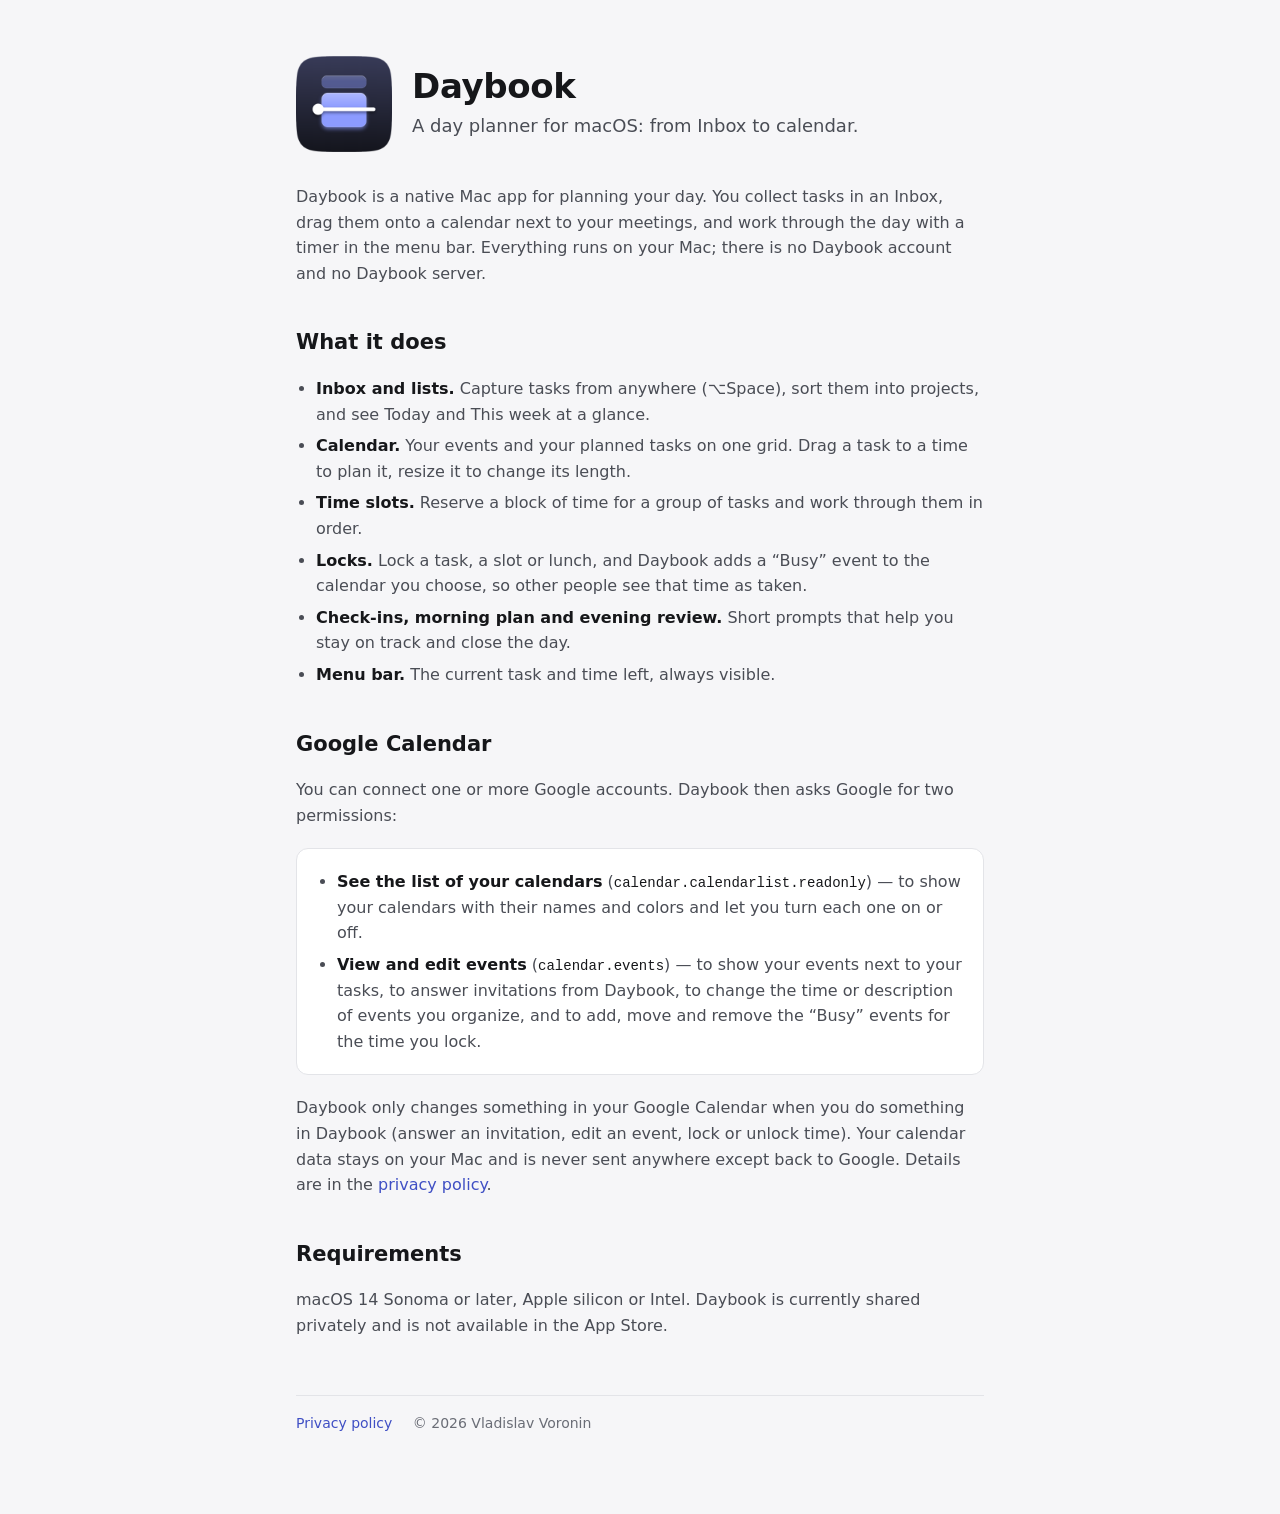
<file: index.html>
<!doctype html>
<html lang="en">
<head>
<meta charset="utf-8">
<meta name="viewport" content="width=device-width, initial-scale=1">
<title>Daybook</title>
<meta http-equiv="refresh" content="0; url=daybook/">
<link rel="canonical" href="https://vrnvorona.github.io/daybook/">
</head>
<body>
<p><a href="daybook/">Daybook</a></p>
</body>
</html>
</file>
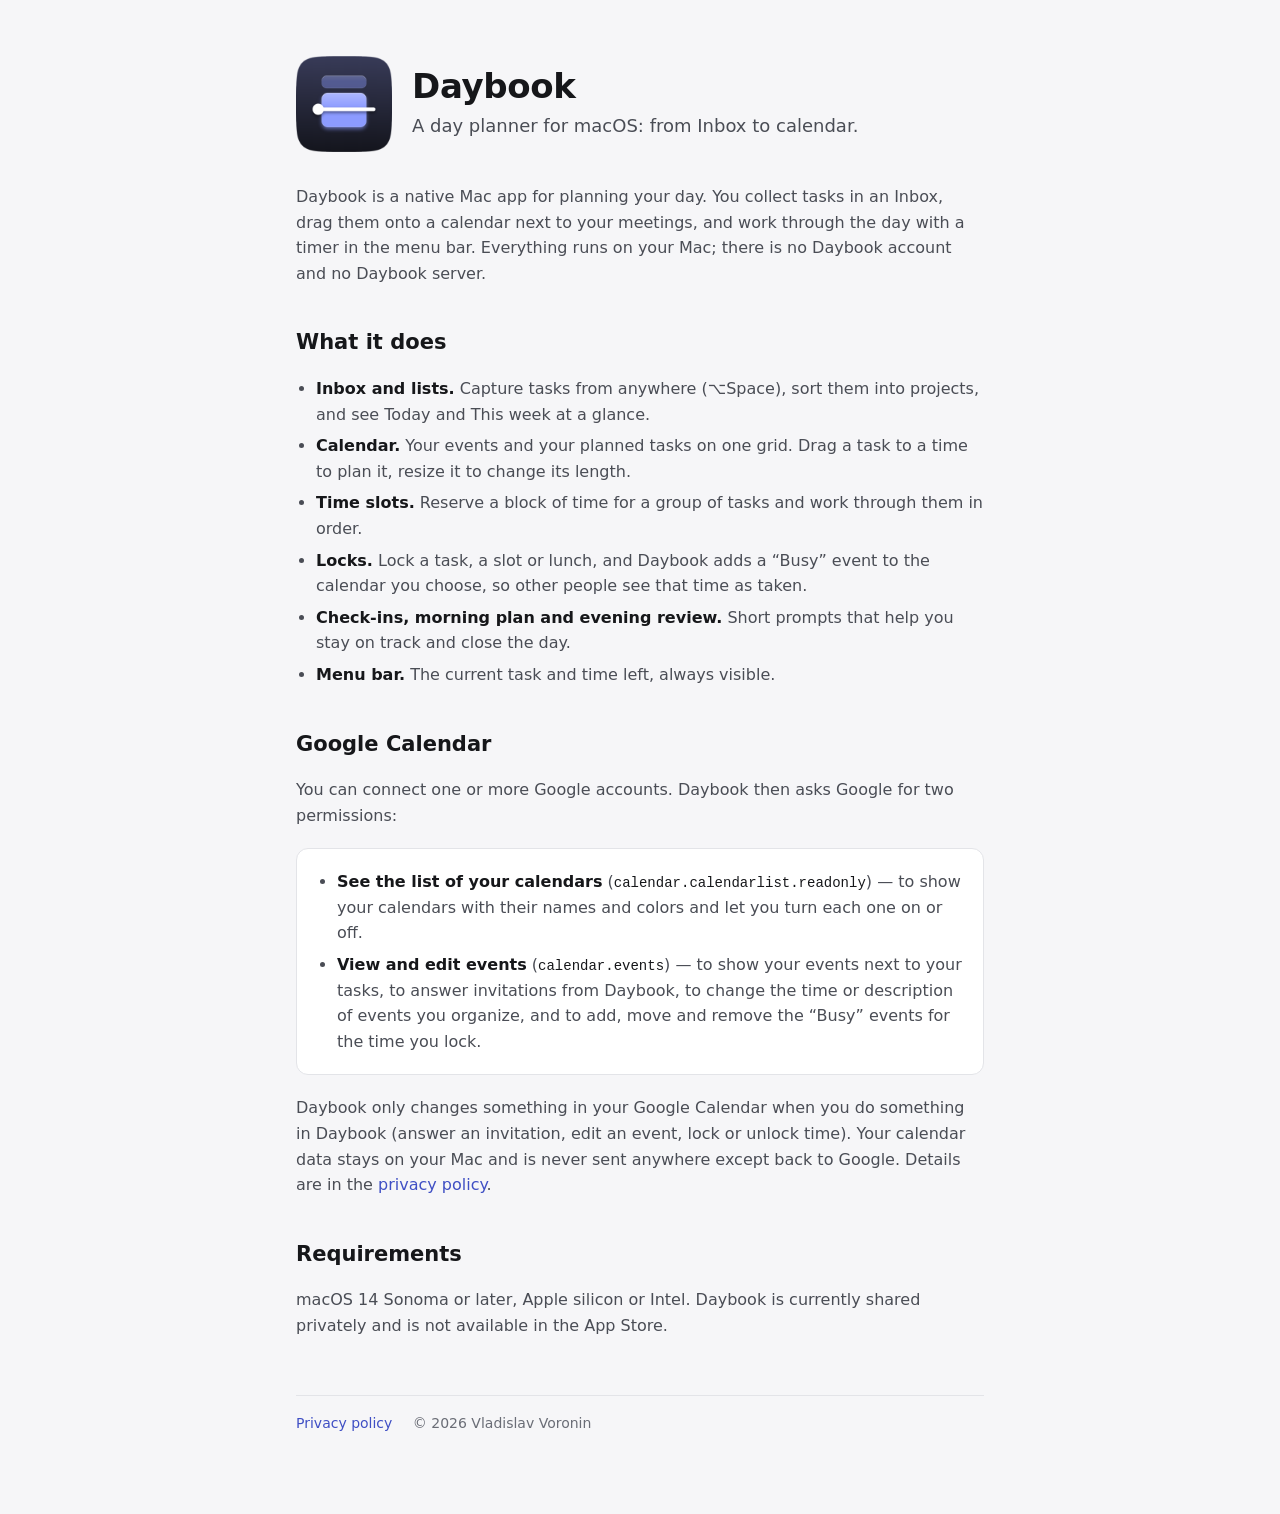
<file: daybook/index.html>
<!doctype html>
<html lang="en">
<head>
<meta charset="utf-8">
<meta name="viewport" content="width=device-width, initial-scale=1">
<title>Daybook — a day planner for macOS</title>
<meta name="description" content="Daybook is a native macOS day planner: an Inbox for tasks, a calendar to place them in, time slots, and gentle check-ins. It works with Google Calendar and macOS Calendar.">
<link rel="icon" type="image/png" href="favicon.png">
<link rel="stylesheet" href="style.css">
</head>
<body>
<main>
<header class="hero">
  <img src="icon.png" alt="Daybook app icon" width="96" height="96">
  <div>
    <h1>Daybook</h1>
    <p class="lead">A day planner for macOS: from Inbox to calendar.</p>
  </div>
</header>

<p>Daybook is a native Mac app for planning your day. You collect tasks in an Inbox, drag them onto a calendar next to your
meetings, and work through the day with a timer in the menu bar. Everything runs on your Mac; there is no Daybook account
and no Daybook server.</p>

<h2>What it does</h2>
<ul>
  <li><strong>Inbox and lists.</strong> Capture tasks from anywhere (⌥Space), sort them into projects, and see Today and
    This week at a glance.</li>
  <li><strong>Calendar.</strong> Your events and your planned tasks on one grid. Drag a task to a time to plan it, resize it
    to change its length.</li>
  <li><strong>Time slots.</strong> Reserve a block of time for a group of tasks and work through them in order.</li>
  <li><strong>Locks.</strong> Lock a task, a slot or lunch, and Daybook adds a “Busy” event to the calendar you choose, so
    other people see that time as taken.</li>
  <li><strong>Check-ins, morning plan and evening review.</strong> Short prompts that help you stay on track and close the
    day.</li>
  <li><strong>Menu bar.</strong> The current task and time left, always visible.</li>
</ul>

<h2>Google Calendar</h2>
<p>You can connect one or more Google accounts. Daybook then asks Google for two permissions:</p>
<div class="card">
  <ul>
    <li><strong>See the list of your calendars</strong> (<code>calendar.calendarlist.readonly</code>) — to show your
      calendars with their names and colors and let you turn each one on or off.</li>
    <li><strong>View and edit events</strong> (<code>calendar.events</code>) — to show your events next to your tasks, to
      answer invitations from Daybook, to change the time or description of events you organize, and to add, move and
      remove the “Busy” events for the time you lock.</li>
  </ul>
</div>
<p>Daybook only changes something in your Google Calendar when you do something in Daybook (answer an invitation, edit
an event, lock or unlock time). Your calendar data stays on your Mac and is never sent anywhere except back to Google.
Details are in the <a href="privacy/">privacy policy</a>.</p>

<h2>Requirements</h2>
<p>macOS 14 Sonoma or later, Apple silicon or Intel. Daybook is currently shared privately and is not available in the
App Store.</p>

<footer>
  <a href="privacy/">Privacy policy</a>
  <span>© 2026 Vladislav Voronin</span>
</footer>
</main>
</body>
</html>
</file>
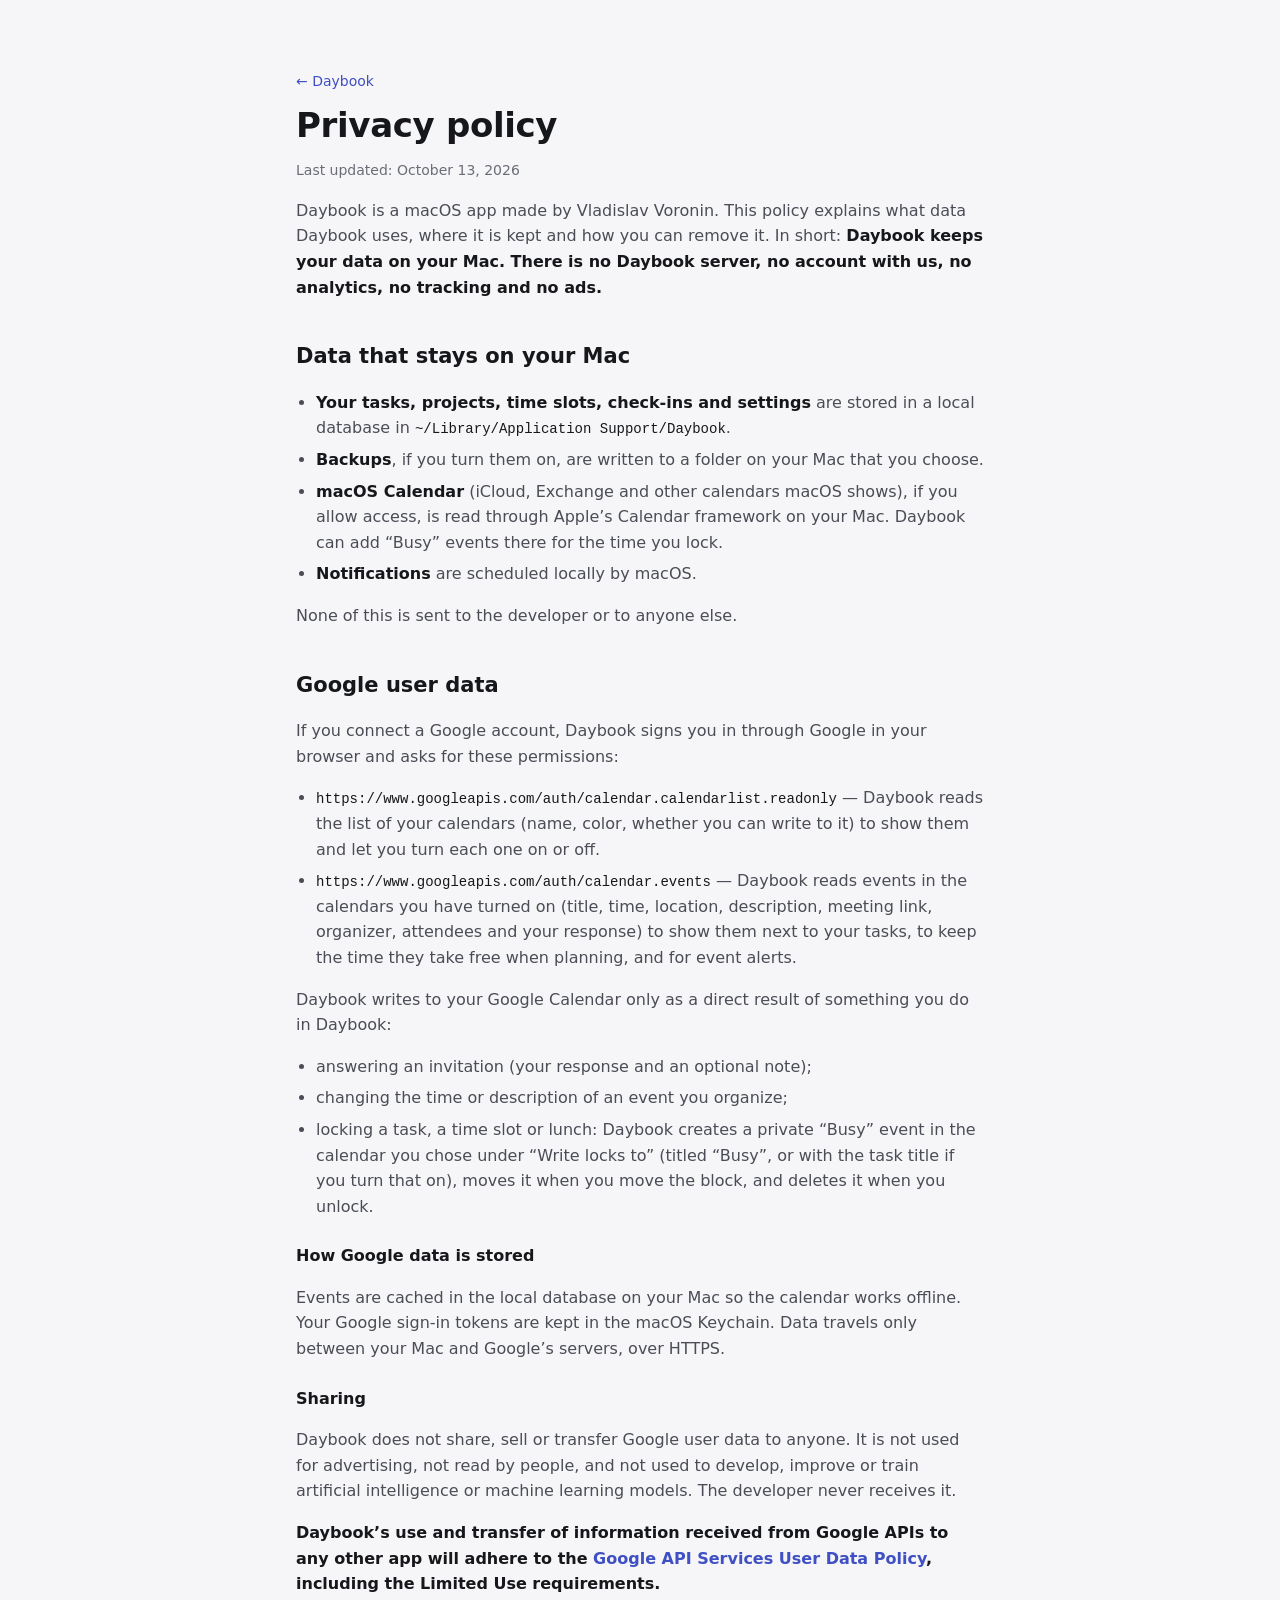
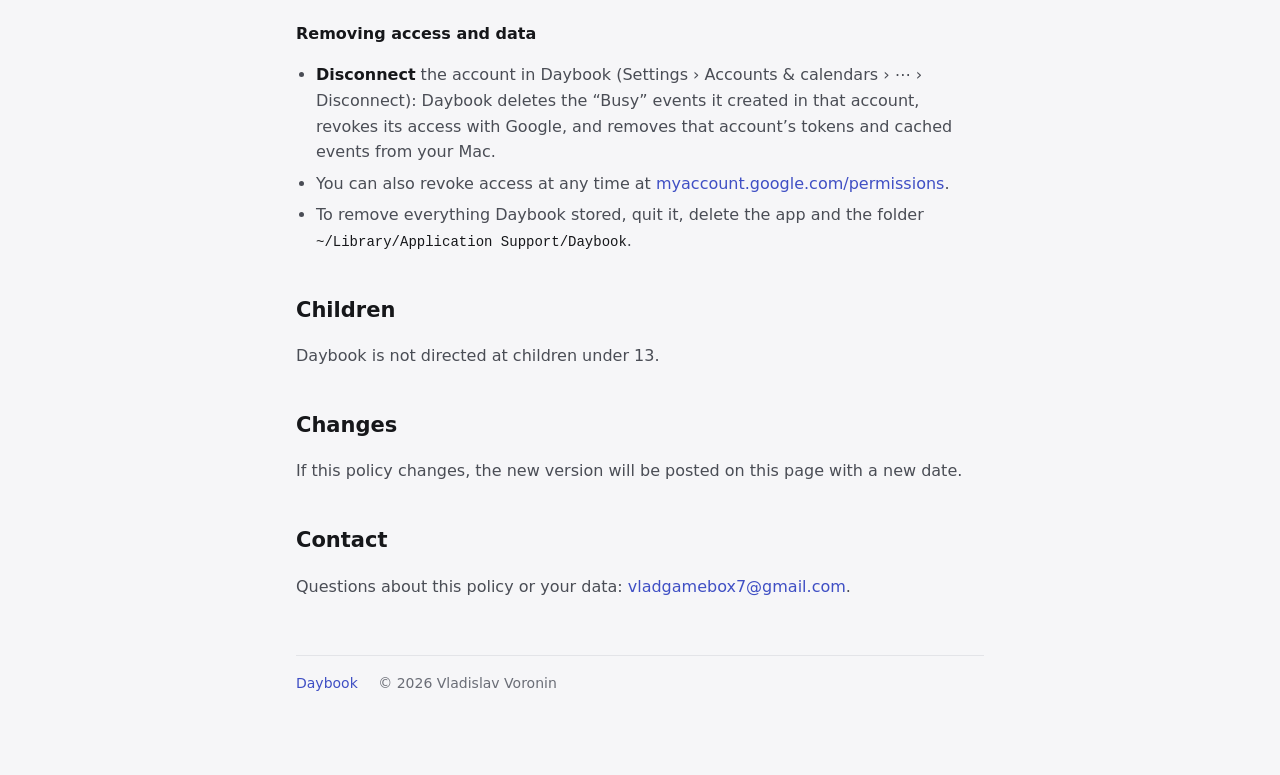
<file: daybook/privacy/index.html>
<!doctype html>
<html lang="en">
<head>
<meta charset="utf-8">
<meta name="viewport" content="width=device-width, initial-scale=1">
<title>Daybook — Privacy policy</title>
<meta name="description" content="How Daybook for macOS handles your data and the Google Calendar data you connect.">
<link rel="icon" type="image/png" href="../favicon.png">
<link rel="stylesheet" href="../style.css">
</head>
<body>
<main>
<p class="muted"><a href="../">← Daybook</a></p>
<h1>Privacy policy</h1>
<p class="muted">Last updated: October 13, 2026</p>

<p>Daybook is a macOS app made by Vladislav Voronin. This policy explains what data Daybook uses, where it is kept and
how you can remove it. In short: <strong>Daybook keeps your data on your Mac. There is no Daybook server, no account with
us, no analytics, no tracking and no ads.</strong></p>

<h2>Data that stays on your Mac</h2>
<ul>
  <li><strong>Your tasks, projects, time slots, check-ins and settings</strong> are stored in a local database in
    <code>~/Library/Application Support/Daybook</code>.</li>
  <li><strong>Backups</strong>, if you turn them on, are written to a folder on your Mac that you choose.</li>
  <li><strong>macOS Calendar</strong> (iCloud, Exchange and other calendars macOS shows), if you allow access, is read
    through Apple’s Calendar framework on your Mac. Daybook can add “Busy” events there for the time you lock.</li>
  <li><strong>Notifications</strong> are scheduled locally by macOS.</li>
</ul>
<p>None of this is sent to the developer or to anyone else.</p>

<h2>Google user data</h2>
<p>If you connect a Google account, Daybook signs you in through Google in your browser and asks for these permissions:</p>
<ul>
  <li><code>https://www.googleapis.com/auth/calendar.calendarlist.readonly</code> — Daybook reads the list of your
    calendars (name, color, whether you can write to it) to show them and let you turn each one on or off.</li>
  <li><code>https://www.googleapis.com/auth/calendar.events</code> — Daybook reads events in the calendars you have turned
    on (title, time, location, description, meeting link, organizer, attendees and your response) to show them next to
    your tasks, to keep the time they take free when planning, and for event alerts.</li>
</ul>
<p>Daybook writes to your Google Calendar only as a direct result of something you do in Daybook:</p>
<ul>
  <li>answering an invitation (your response and an optional note);</li>
  <li>changing the time or description of an event you organize;</li>
  <li>locking a task, a time slot or lunch: Daybook creates a private “Busy” event in the calendar you chose under
    “Write locks to” (titled “Busy”, or with the task title if you turn that on), moves it when you move the block, and
    deletes it when you unlock.</li>
</ul>

<h3>How Google data is stored</h3>
<p>Events are cached in the local database on your Mac so the calendar works offline. Your Google sign-in tokens are kept
in the macOS Keychain. Data travels only between your Mac and Google’s servers, over HTTPS.</p>

<h3>Sharing</h3>
<p>Daybook does not share, sell or transfer Google user data to anyone. It is not used for advertising, not read by
people, and not used to develop, improve or train artificial intelligence or machine learning models. The developer
never receives it.</p>

<p><strong>Daybook’s use and transfer of information received from Google APIs to any other app will adhere to the
<a href="https://developers.google.com/terms/api-services-user-data-policy">Google API Services User Data Policy</a>,
including the Limited Use requirements.</strong></p>

<h3>Removing access and data</h3>
<ul>
  <li><strong>Disconnect</strong> the account in Daybook (Settings › Accounts &amp; calendars › ⋯ › Disconnect): Daybook
    deletes the “Busy” events it created in that account, revokes its access with Google, and removes that account’s
    tokens and cached events from your Mac.</li>
  <li>You can also revoke access at any time at
    <a href="https://myaccount.google.com/permissions">myaccount.google.com/permissions</a>.</li>
  <li>To remove everything Daybook stored, quit it, delete the app and the folder
    <code>~/Library/Application Support/Daybook</code>.</li>
</ul>

<h2>Children</h2>
<p>Daybook is not directed at children under 13.</p>

<h2>Changes</h2>
<p>If this policy changes, the new version will be posted on this page with a new date.</p>

<h2>Contact</h2>
<p>Questions about this policy or your data: <a href="mailto:vladgamebox7@gmail.com">vladgamebox7@gmail.com</a>.</p>

<footer>
  <a href="../">Daybook</a>
  <span>© 2026 Vladislav Voronin</span>
</footer>
</main>
</body>
</html>
</file>
<file: daybook/style.css>
:root {
  --bg: #111214;
  --panel: #151619;
  --line: #222429;
  --fg-1: #ECEDEF;
  --fg-3: #A3A6AE;
  --fg-4: #80838C;
  --accent: #8C9BFF;
  --link: #C3CAFF;
  --link-hover: #E4E7FF;
}
@media (prefers-color-scheme: light) {
  :root {
    --bg: #F6F6F8;
    --panel: #FFFFFF;
    --line: #E3E4E8;
    --fg-1: #16171A;
    --fg-3: #4A4D55;
    --fg-4: #6A6D76;
    --accent: #5B6BE0;
    --link: #3F4FC4;
    --link-hover: #2A3699;
  }
}
* { box-sizing: border-box; }
html { -webkit-text-size-adjust: 100%; }
body {
  margin: 0;
  background: var(--bg);
  color: var(--fg-1);
  font: 16px/1.6 -apple-system, BlinkMacSystemFont, "SF Pro Text", "Segoe UI", system-ui, sans-serif;
}
main { max-width: 720px; margin: 0 auto; padding: 56px 16px 80px; }
a { color: var(--link); text-decoration: none; }
a:hover { color: var(--link-hover); text-decoration: underline; }
header.hero { display: flex; align-items: center; gap: 20px; margin-bottom: 32px; }
header.hero img { width: 96px; height: 96px; flex: none; }
h1 { font-size: 34px; line-height: 1.15; margin: 0 0 6px; letter-spacing: -0.01em; }
h2 { font-size: 21px; margin: 40px 0 10px; }
h3 { font-size: 16px; margin: 24px 0 6px; }
p, li { color: var(--fg-3); }
strong { color: var(--fg-1); font-weight: 600; }
.lead { font-size: 18px; margin: 0; }
.card { background: var(--panel); border: 1px solid var(--line); border-radius: 12px; padding: 4px 20px; margin: 20px 0; }
ul { padding-left: 20px; }
li { margin: 6px 0; }
code { font: 14px/1.4 ui-monospace, "SF Mono", Menlo, monospace; color: var(--fg-1); }
footer { margin-top: 56px; padding-top: 16px; border-top: 1px solid var(--line); font-size: 14px; color: var(--fg-4); }
footer a { margin-right: 16px; }
.muted { color: var(--fg-4); font-size: 14px; }
</file>
